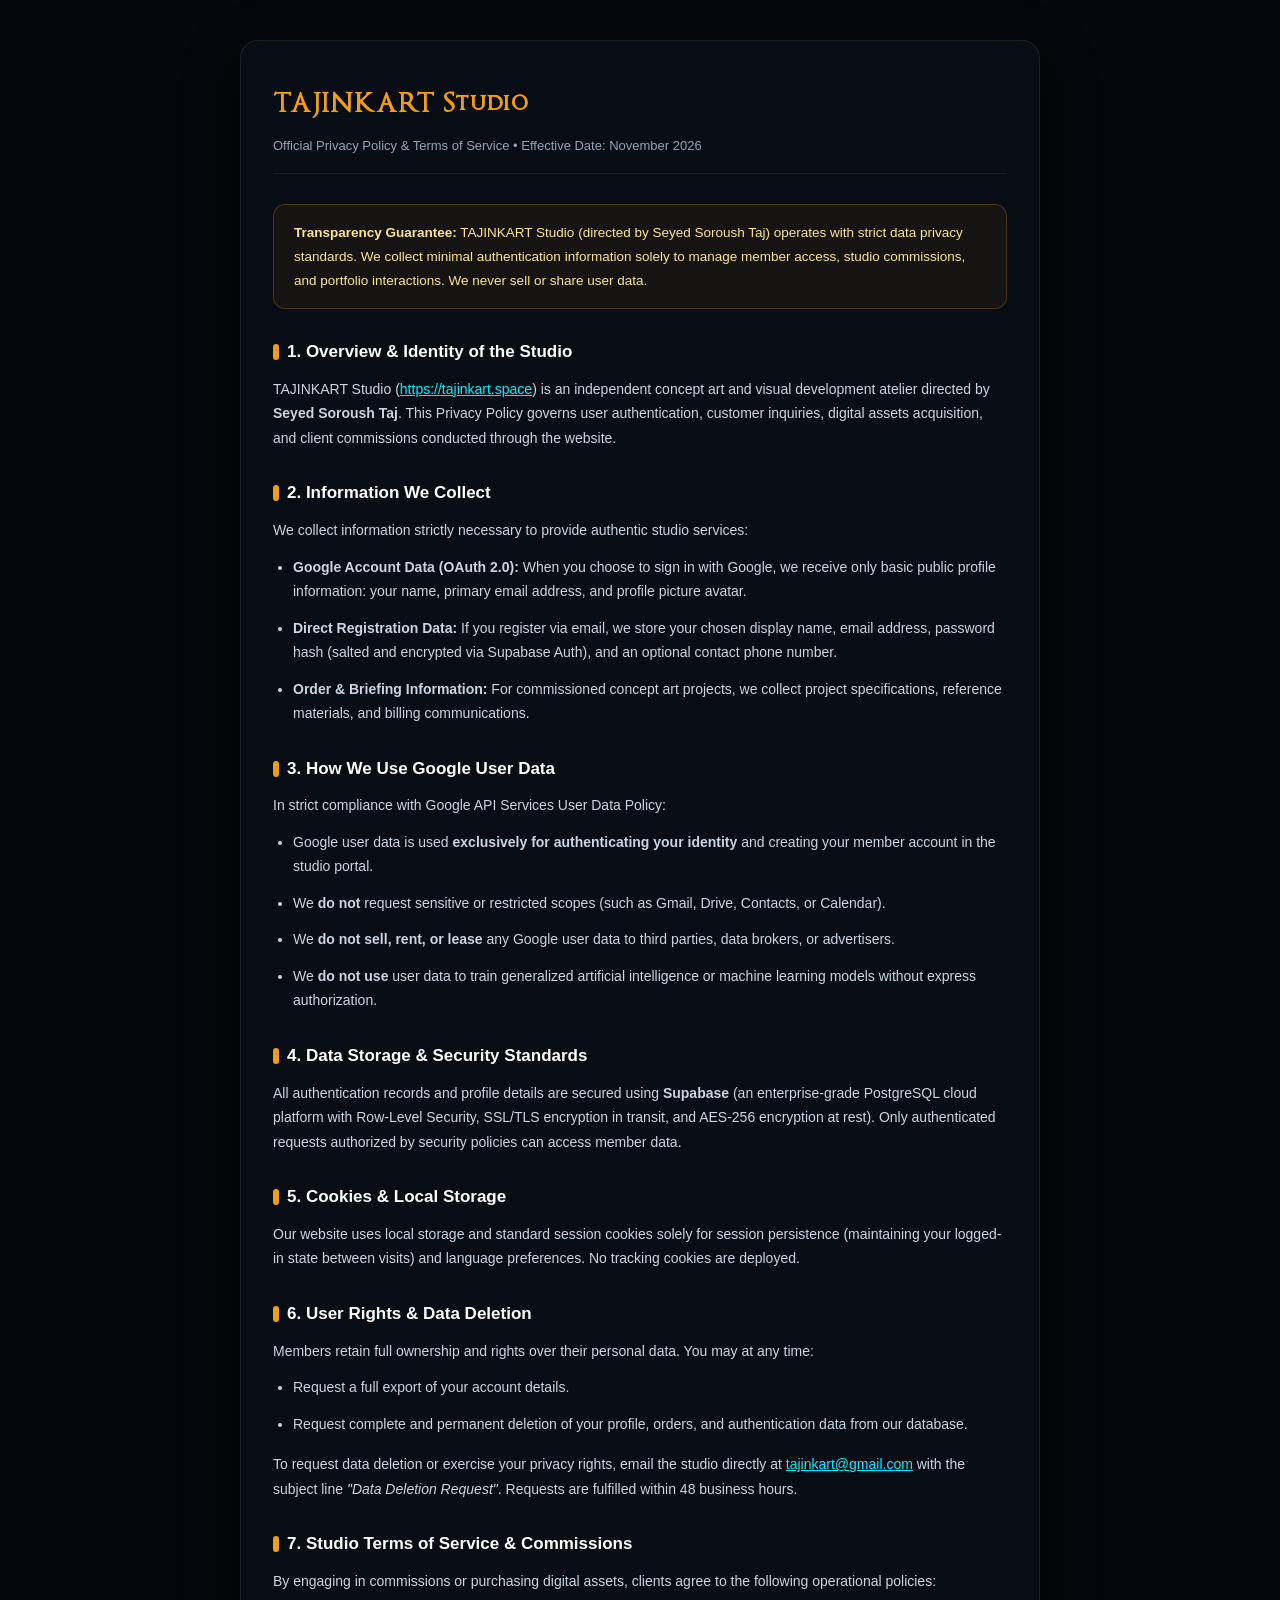
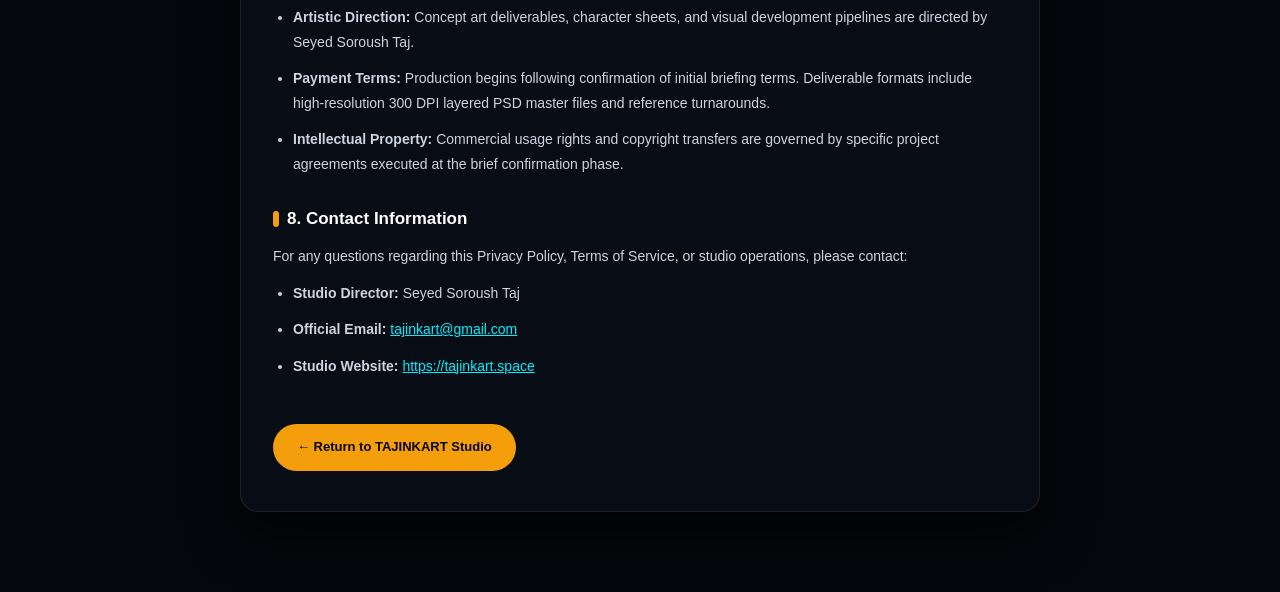
<file: privacy.html>
<!DOCTYPE html>
<html lang="en">
<head>
  <meta charset="UTF-8">
  <meta name="viewport" content="width=device-width, initial-scale=1.0">
  <title>Privacy Policy & Terms of Service — TAJINKART Studio</title>
  <meta name="description" content="Official Privacy Policy and Terms of Service for TAJINKART Studio directed by Seyed Soroush Taj.">
  <link rel="icon" type="image/svg+xml" href="data:image/svg+xml,<svg xmlns='http://www.w3.org/2000/svg' viewBox='0 0 24 24'><path fill='%23f59e0b' d='M12 2L2 22h20L12 2z'/></svg>">
  <style>
    @font-face {
      font-family: 'OptimusPrinceps';
      src: url('OptimusPrinceps.ttf') format('truetype');
      font-weight: 400;
      font-style: normal;
      font-display: swap;
    }
    :root {
      --bg-dark: #05070c;
      --bg-card: #080c14;
      --gold: #f59e0b;
      --cyan: #00f0ff;
      --text-main: #f1f5f9;
      --text-muted: #94a3b8;
      --border: rgba(255, 255, 255, 0.08);
    }
    * { box-sizing: border-box; margin: 0; padding: 0; }
    body {
      background-color: var(--bg-dark);
      color: var(--text-main);
      font-family: -apple-system, BlinkMacSystemFont, "Segoe UI", Roboto, Helvetica, Arial, sans-serif;
      line-height: 1.75;
      padding: 40px 20px 80px;
    }
    .container {
      max-width: 800px;
      margin: 0 auto;
      background: var(--bg-card);
      border: 1px solid var(--border);
      border-radius: 18px;
      padding: 40px 32px;
      box-shadow: 0 20px 50px rgba(0,0,0,0.8);
    }
    h1 {
      font-family: 'OptimusPrinceps', serif;
      font-size: 26px;
      color: var(--gold);
      letter-spacing: 0.05em;
      margin-bottom: 8px;
    }
    .subtitle {
      font-size: 13px;
      color: var(--text-muted);
      margin-bottom: 30px;
      border-bottom: 1px solid var(--border);
      padding-bottom: 16px;
    }
    h2 {
      font-size: 17px;
      color: #fff;
      margin: 28px 0 10px;
      display: flex;
      align-items: center;
      gap: 8px;
    }
    h2::before {
      content: "";
      display: inline-block;
      width: 6px;
      height: 16px;
      background: var(--gold);
      border-radius: 3px;
    }
    p, li {
      font-size: 14px;
      color: #cbd5e1;
      margin-bottom: 12px;
    }
    ul {
      padding-left: 20px;
      margin-bottom: 16px;
    }
    .highlight-box {
      background: rgba(245, 158, 11, 0.06);
      border: 1px solid rgba(245, 158, 11, 0.25);
      border-radius: 12px;
      padding: 16px 20px;
      margin: 20px 0;
    }
    .highlight-box p {
      margin: 0;
      color: #fde68a;
      font-size: 13.5px;
    }
    a {
      color: var(--cyan);
      text-decoration: underline;
    }
    .btn-return {
      display: inline-flex;
      align-items: center;
      gap: 8px;
      padding: 12px 24px;
      border-radius: 999px;
      background: var(--gold);
      color: #05070c;
      font-weight: 700;
      text-decoration: none;
      font-size: 13px;
      margin-top: 30px;
      transition: opacity 0.2s;
    }
    .btn-return:hover {
      opacity: 0.9;
    }
  </style>
</head>
<body>
  <div class="container">
    <h1>TAJINKART Studio</h1>
    <div class="subtitle">Official Privacy Policy & Terms of Service • Effective Date: November 2026</div>

    <div class="highlight-box">
      <p><strong>Transparency Guarantee:</strong> TAJINKART Studio (directed by Seyed Soroush Taj) operates with strict data privacy standards. We collect minimal authentication information solely to manage member access, studio commissions, and portfolio interactions. We never sell or share user data.</p>
    </div>

    <h2>1. Overview & Identity of the Studio</h2>
    <p>TAJINKART Studio (<a href="https://tajinkart.space">https://tajinkart.space</a>) is an independent concept art and visual development atelier directed by <strong>Seyed Soroush Taj</strong>. This Privacy Policy governs user authentication, customer inquiries, digital assets acquisition, and client commissions conducted through the website.</p>

    <h2>2. Information We Collect</h2>
    <p>We collect information strictly necessary to provide authentic studio services:</p>
    <ul>
      <li><strong>Google Account Data (OAuth 2.0):</strong> When you choose to sign in with Google, we receive only basic public profile information: your name, primary email address, and profile picture avatar.</li>
      <li><strong>Direct Registration Data:</strong> If you register via email, we store your chosen display name, email address, password hash (salted and encrypted via Supabase Auth), and an optional contact phone number.</li>
      <li><strong>Order & Briefing Information:</strong> For commissioned concept art projects, we collect project specifications, reference materials, and billing communications.</li>
    </ul>

    <h2>3. How We Use Google User Data</h2>
    <p>In strict compliance with Google API Services User Data Policy:</p>
    <ul>
      <li>Google user data is used <strong>exclusively for authenticating your identity</strong> and creating your member account in the studio portal.</li>
      <li>We <strong>do not</strong> request sensitive or restricted scopes (such as Gmail, Drive, Contacts, or Calendar).</li>
      <li>We <strong>do not sell, rent, or lease</strong> any Google user data to third parties, data brokers, or advertisers.</li>
      <li>We <strong>do not use</strong> user data to train generalized artificial intelligence or machine learning models without express authorization.</li>
    </ul>

    <h2>4. Data Storage & Security Standards</h2>
    <p>All authentication records and profile details are secured using <strong>Supabase</strong> (an enterprise-grade PostgreSQL cloud platform with Row-Level Security, SSL/TLS encryption in transit, and AES-256 encryption at rest). Only authenticated requests authorized by security policies can access member data.</p>

    <h2>5. Cookies & Local Storage</h2>
    <p>Our website uses local storage and standard session cookies solely for session persistence (maintaining your logged-in state between visits) and language preferences. No tracking cookies are deployed.</p>

    <h2>6. User Rights & Data Deletion</h2>
    <p>Members retain full ownership and rights over their personal data. You may at any time:</p>
    <ul>
      <li>Request a full export of your account details.</li>
      <li>Request complete and permanent deletion of your profile, orders, and authentication data from our database.</li>
    </ul>
    <p>To request data deletion or exercise your privacy rights, email the studio directly at <a href="mailto:tajinkart@gmail.com">tajinkart@gmail.com</a> with the subject line <em>"Data Deletion Request"</em>. Requests are fulfilled within 48 business hours.</p>

    <h2>7. Studio Terms of Service & Commissions</h2>
    <p>By engaging in commissions or purchasing digital assets, clients agree to the following operational policies:</p>
    <ul>
      <li><strong>Artistic Direction:</strong> Concept art deliverables, character sheets, and visual development pipelines are directed by Seyed Soroush Taj.</li>
      <li><strong>Payment Terms:</strong> Production begins following confirmation of initial briefing terms. Deliverable formats include high-resolution 300 DPI layered PSD master files and reference turnarounds.</li>
      <li><strong>Intellectual Property:</strong> Commercial usage rights and copyright transfers are governed by specific project agreements executed at the brief confirmation phase.</li>
    </ul>

    <h2>8. Contact Information</h2>
    <p>For any questions regarding this Privacy Policy, Terms of Service, or studio operations, please contact:</p>
    <ul>
      <li><strong>Studio Director:</strong> Seyed Soroush Taj</li>
      <li><strong>Official Email:</strong> <a href="mailto:tajinkart@gmail.com">tajinkart@gmail.com</a></li>
      <li><strong>Studio Website:</strong> <a href="https://tajinkart.space">https://tajinkart.space</a></li>
    </ul>

    <a href="https://tajinkart.space" class="btn-return">← Return to TAJINKART Studio</a>
  </div>
</body>
</html>
</file>
